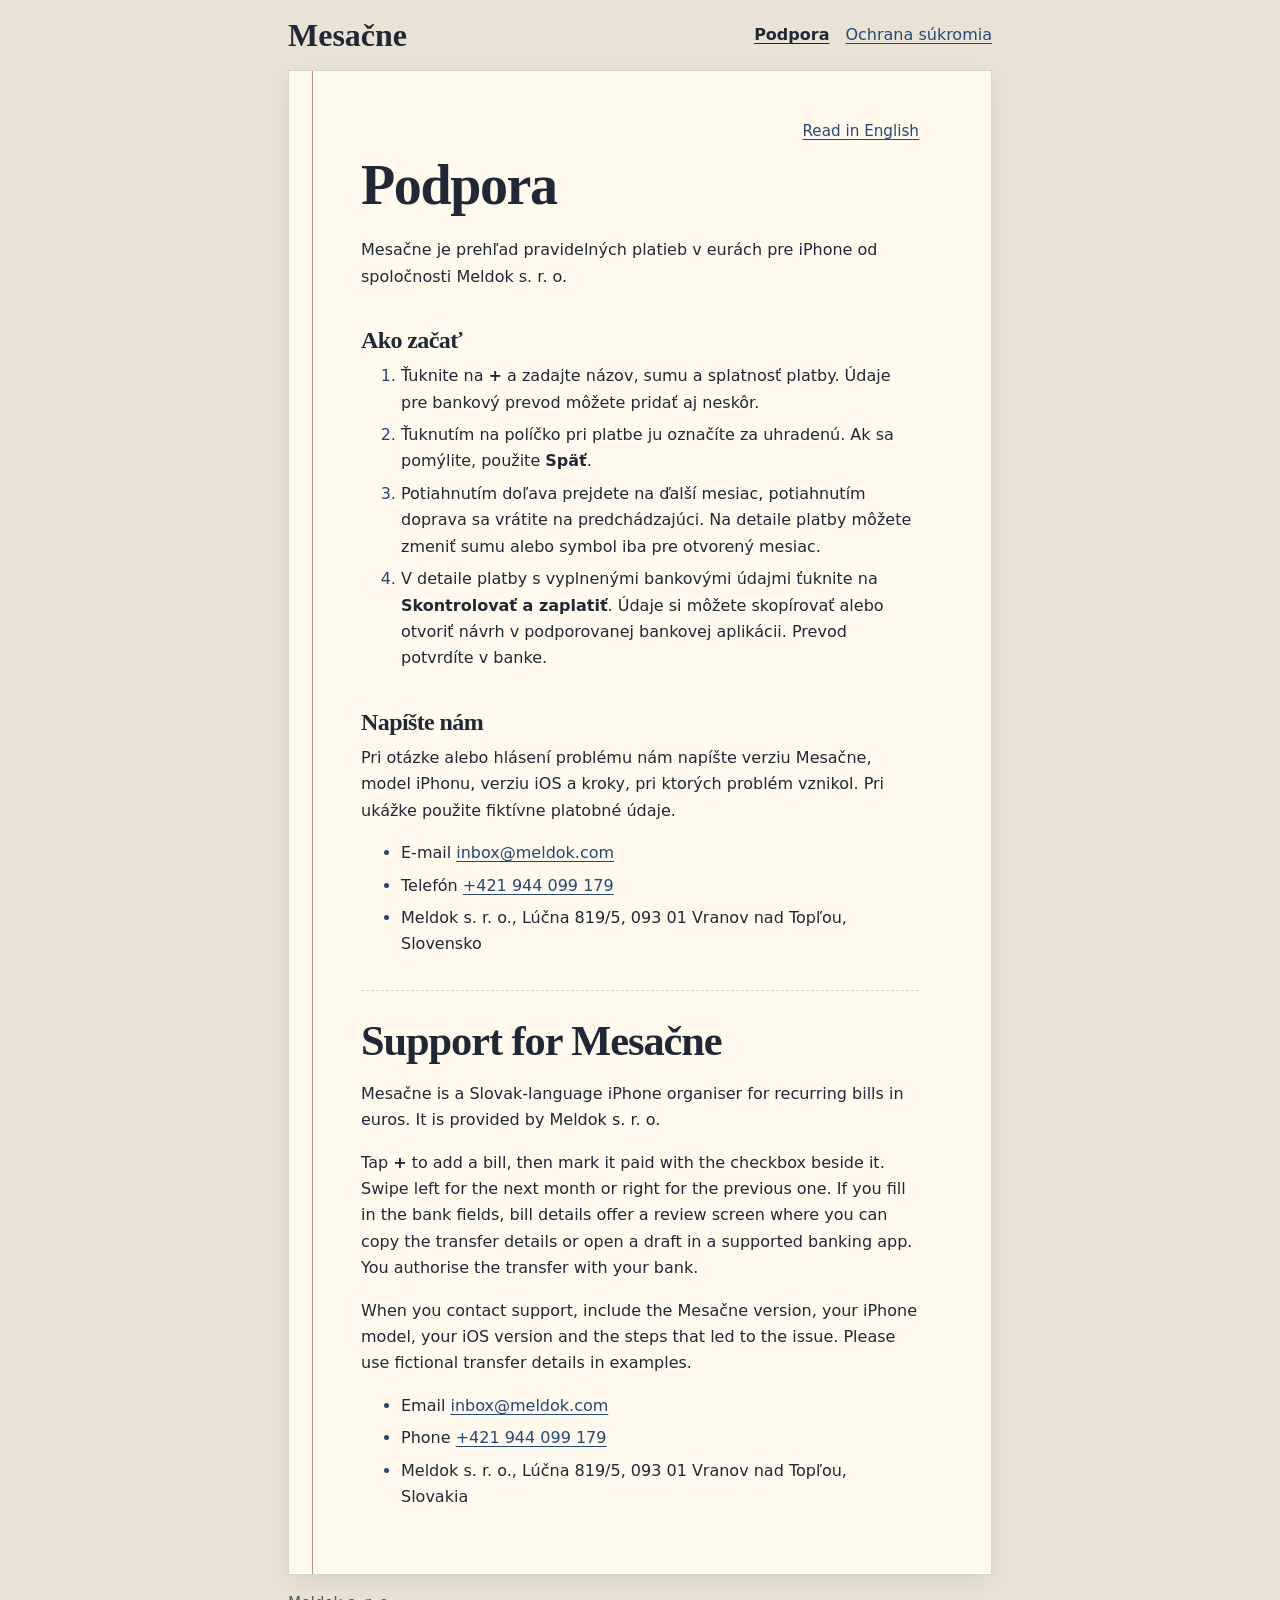
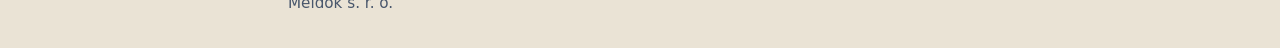
<file: index.html>
<!doctype html>
<html lang="sk">
<head>
  <meta charset="utf-8">
  <meta name="viewport" content="width=device-width, initial-scale=1">
  <meta name="description" content="Pomoc s aplikáciou Mesačne a kontaktné údaje spoločnosti Meldok.">
  <title>Podpora – Mesačne</title>
  <link rel="canonical" href="https://filipbodor.github.io/mesacne-support/">
  <link rel="stylesheet" href="style.css">
</head>
<body>
  <a class="skip" href="#main">Preskočiť na obsah</a>
  <header class="site-header">
    <a class="wordmark" href="./">Mesačne</a>
    <nav class="site-nav" aria-label="Hlavná navigácia">
      <ul>
        <li><a href="./" aria-current="page">Podpora</a></li>
        <li><a href="privacy.html">Ochrana súkromia</a></li>
      </ul>
    </nav>
  </header>
  <main id="main" class="sheet" tabindex="-1">
    <div class="language-jump"><a href="#english" lang="en">Read in English</a></div>
    <section lang="sk">
        <h1>Podpora</h1>
        <p>Mesačne je prehľad pravidelných platieb v eurách pre iPhone od spoločnosti Meldok s. r. o.</p>
        <h2>Ako začať</h2>
        <ol>
          <li>Ťuknite na <strong>+</strong> a zadajte názov, sumu a splatnosť platby. Údaje pre bankový prevod môžete pridať aj neskôr.</li>
          <li>Ťuknutím na políčko pri platbe ju označíte za uhradenú. Ak sa pomýlite, použite <strong>Späť</strong>.</li>
          <li>Potiahnutím doľava prejdete na ďalší mesiac, potiahnutím doprava sa vrátite na predchádzajúci. Na detaile platby môžete zmeniť sumu alebo symbol iba pre otvorený mesiac.</li>
          <li>V detaile platby s vyplnenými bankovými údajmi ťuknite na <strong>Skontrolovať a zaplatiť</strong>. Údaje si môžete skopírovať alebo otvoriť návrh v podporovanej bankovej aplikácii. Prevod potvrdíte v banke.</li>
        </ol>
        <h2>Napíšte nám</h2>
        <p>Pri otázke alebo hlásení problému nám napíšte verziu Mesačne, model iPhonu, verziu iOS a kroky, pri ktorých problém vznikol. Pri ukážke použite fiktívne platobné údaje.</p>
        <ul>
          <li>E-mail <a href="mailto:inbox@meldok.com?subject=Mesa%C4%8Dne%20%E2%80%93%20podpora">inbox@meldok.com</a></li>
          <li>Telefón <a href="tel:+421944099179">+421 944 099 179</a></li>
          <li>Meldok s. r. o., Lúčna 819/5, 093 01 Vranov nad Topľou, Slovensko</li>
        </ul>
    </section>
    <section id="english" class="lang-en" lang="en">
        <h2>Support for Mesačne</h2>
        <p>Mesačne is a Slovak-language iPhone organiser for recurring bills in euros. It is provided by Meldok s. r. o.</p>
        <p>Tap <strong>+</strong> to add a bill, then mark it paid with the checkbox beside it. Swipe left for the next month or right for the previous one. If you fill in the bank fields, bill details offer a review screen where you can copy the transfer details or open a draft in a supported banking app. You authorise the transfer with your bank.</p>
        <p>When you contact support, include the Mesačne version, your iPhone model, your iOS version and the steps that led to the issue. Please use fictional transfer details in examples.</p>
        <ul>
          <li>Email <a href="mailto:inbox@meldok.com?subject=Mesa%C4%8Dne%20%E2%80%93%20support">inbox@meldok.com</a></li>
          <li>Phone <a href="tel:+421944099179">+421 944 099 179</a></li>
          <li>Meldok s. r. o., Lúčna 819/5, 093 01 Vranov nad Topľou, Slovakia</li>
        </ul>
    </section>
  </main>
  <footer class="site-footer">
    <p>Meldok s. r. o.</p>
  </footer>
</body>
</html>
</file>
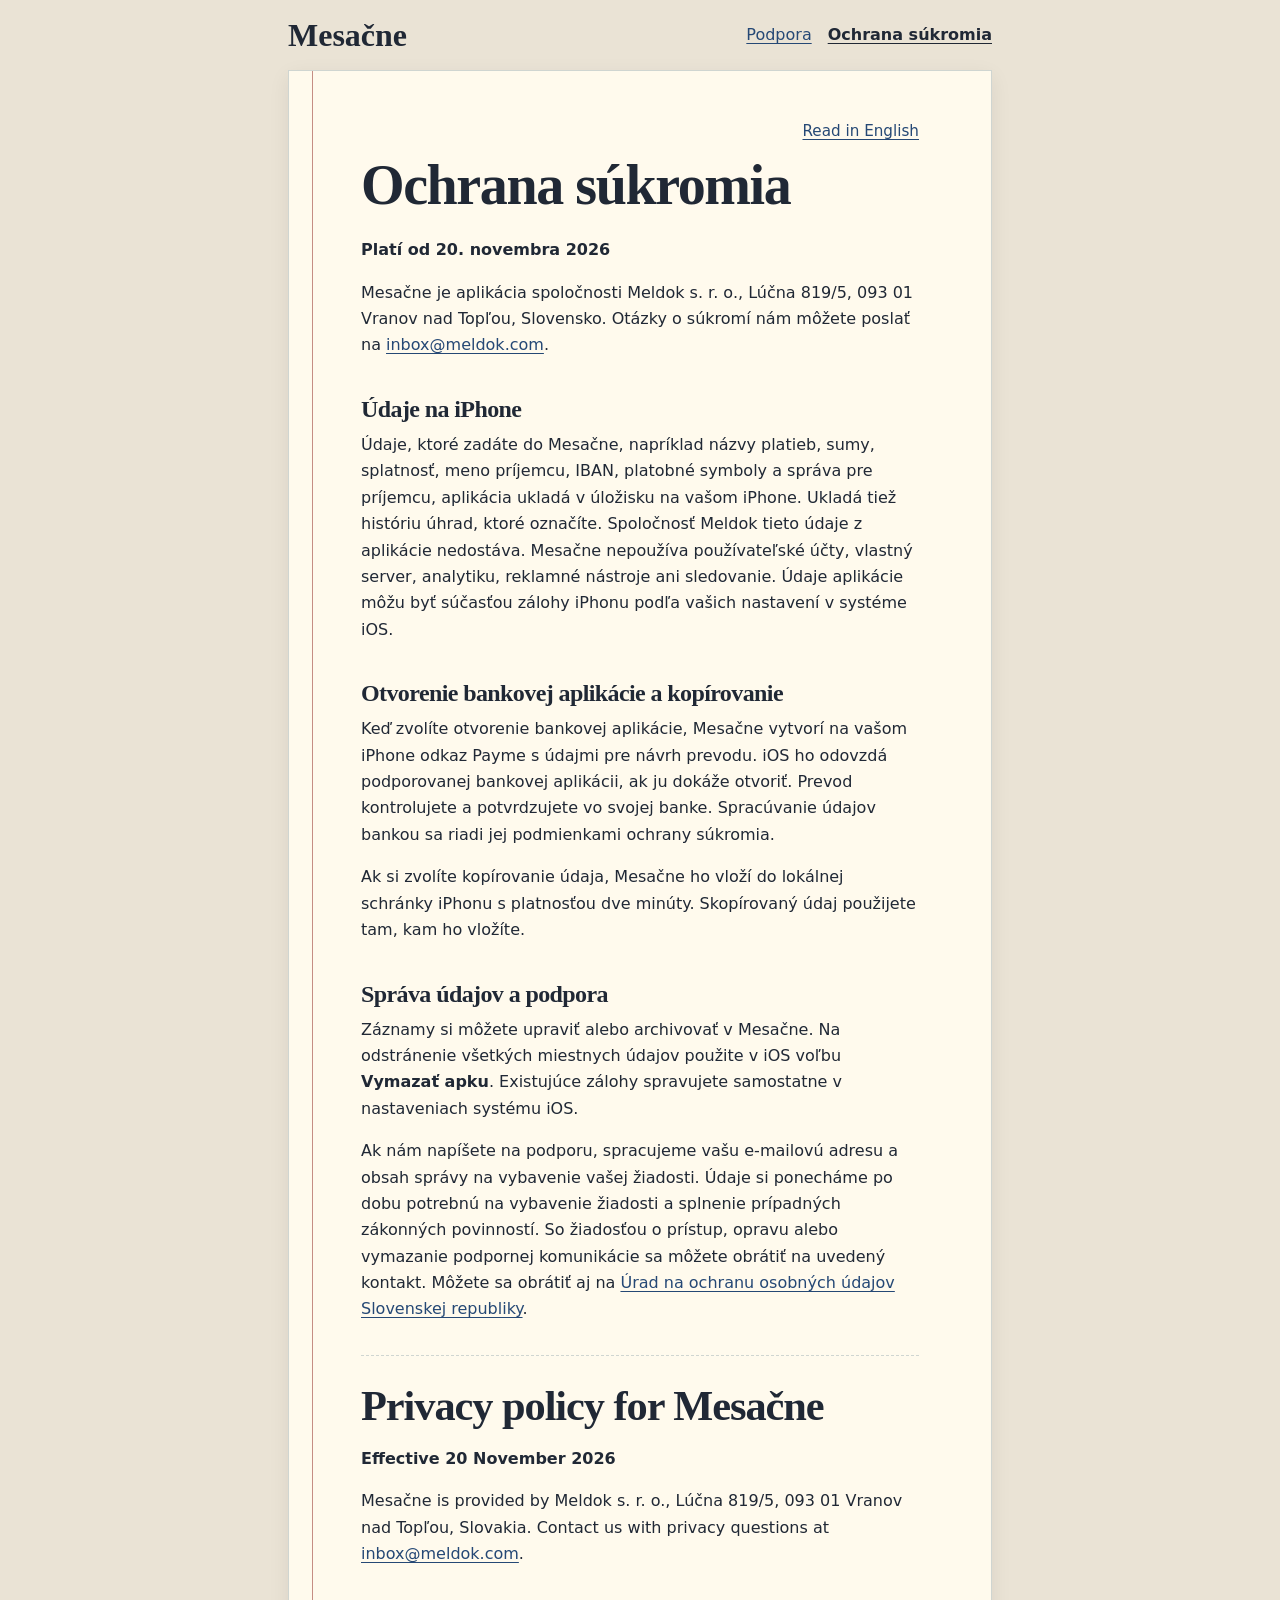
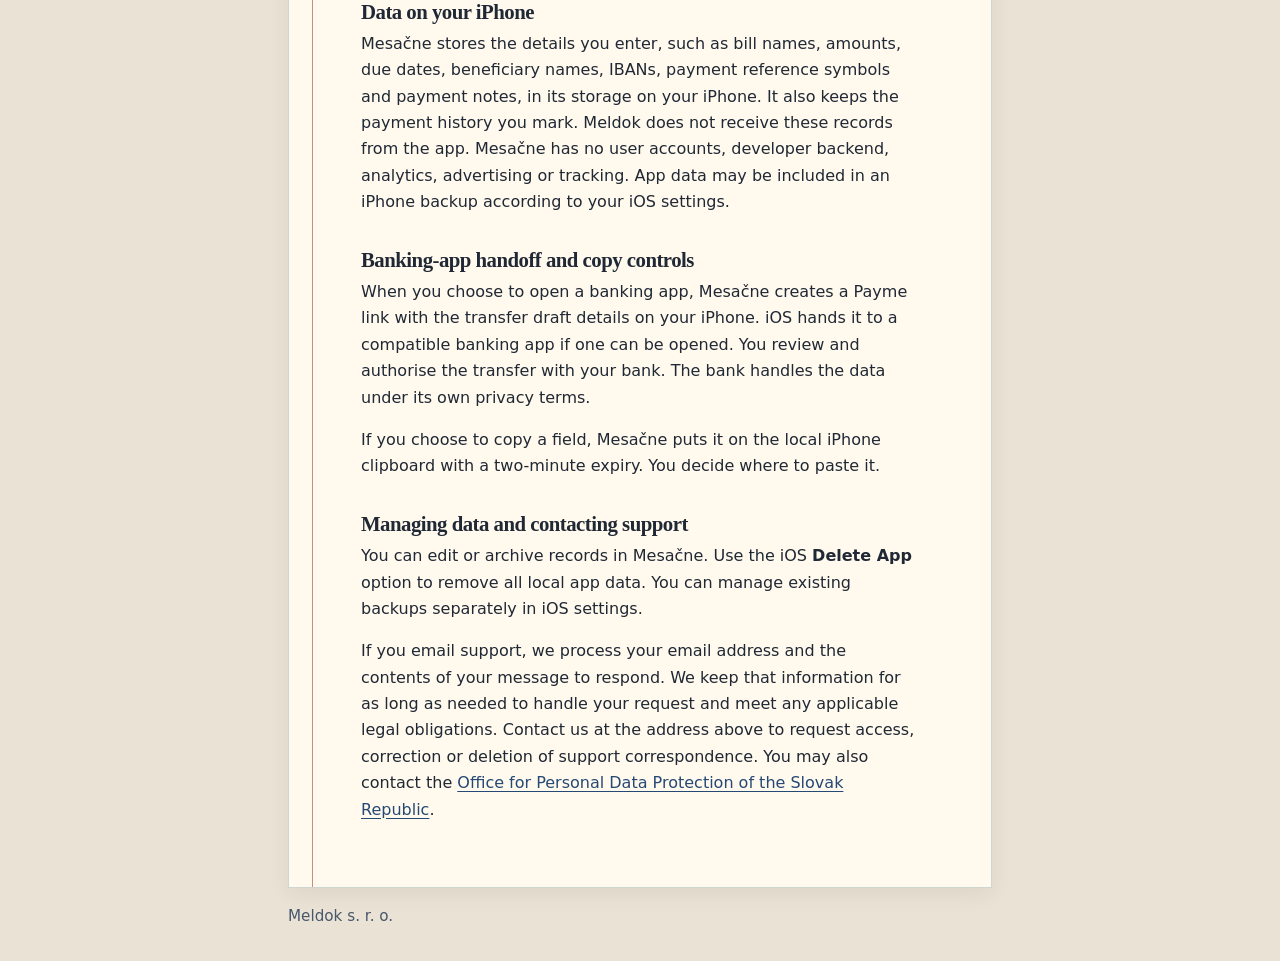
<file: privacy.html>
<!doctype html>
<html lang="sk">
<head>
  <meta charset="utf-8">
  <meta name="viewport" content="width=device-width, initial-scale=1">
  <meta name="description" content="Ako aplikácia Mesačne spracúva a ukladá údaje.">
  <title>Ochrana súkromia – Mesačne</title>
  <link rel="canonical" href="https://filipbodor.github.io/mesacne-support/privacy.html">
  <link rel="stylesheet" href="style.css">
</head>
<body>
  <a class="skip" href="#main">Preskočiť na obsah</a>
  <header class="site-header">
    <a class="wordmark" href="./">Mesačne</a>
    <nav class="site-nav" aria-label="Hlavná navigácia">
      <ul>
        <li><a href="./">Podpora</a></li>
        <li><a href="privacy.html" aria-current="page">Ochrana súkromia</a></li>
      </ul>
    </nav>
  </header>
  <main id="main" class="sheet" tabindex="-1">
    <div class="language-jump"><a href="#english" lang="en">Read in English</a></div>
    <section lang="sk">
        <h1>Ochrana súkromia</h1>
        <p><strong>Platí od 20. novembra 2026</strong></p>
        <p>Mesačne je aplikácia spoločnosti Meldok s. r. o., Lúčna 819/5, 093 01 Vranov nad Topľou, Slovensko. Otázky o súkromí nám môžete poslať na <a href="mailto:inbox@meldok.com">inbox@meldok.com</a>.</p>
        <h2>Údaje na iPhone</h2>
        <p>Údaje, ktoré zadáte do Mesačne, napríklad názvy platieb, sumy, splatnosť, meno príjemcu, IBAN, platobné symboly a správa pre príjemcu, aplikácia ukladá v úložisku na vašom iPhone. Ukladá tiež históriu úhrad, ktoré označíte. Spoločnosť Meldok tieto údaje z aplikácie nedostáva. Mesačne nepoužíva používateľské účty, vlastný server, analytiku, reklamné nástroje ani sledovanie. Údaje aplikácie môžu byť súčasťou zálohy iPhonu podľa vašich nastavení v systéme iOS.</p>
        <h2>Otvorenie bankovej aplikácie a kopírovanie</h2>
        <p>Keď zvolíte otvorenie bankovej aplikácie, Mesačne vytvorí na vašom iPhone odkaz Payme s údajmi pre návrh prevodu. iOS ho odovzdá podporovanej bankovej aplikácii, ak ju dokáže otvoriť. Prevod kontrolujete a potvrdzujete vo svojej banke. Spracúvanie údajov bankou sa riadi jej podmienkami ochrany súkromia.</p>
        <p>Ak si zvolíte kopírovanie údaja, Mesačne ho vloží do lokálnej schránky iPhonu s platnosťou dve minúty. Skopírovaný údaj použijete tam, kam ho vložíte.</p>
        <h2>Správa údajov a podpora</h2>
        <p>Záznamy si môžete upraviť alebo archivovať v Mesačne. Na odstránenie všetkých miestnych údajov použite v iOS voľbu <strong>Vymazať apku</strong>. Existujúce zálohy spravujete samostatne v nastaveniach systému iOS.</p>
        <p>Ak nám napíšete na podporu, spracujeme vašu e-mailovú adresu a obsah správy na vybavenie vašej žiadosti. Údaje si ponecháme po dobu potrebnú na vybavenie žiadosti a splnenie prípadných zákonných povinností. So žiadosťou o prístup, opravu alebo vymazanie podpornej komunikácie sa môžete obrátiť na uvedený kontakt. Môžete sa obrátiť aj na <a href="https://dataprotection.gov.sk/sk/dotknute-osoby/konanie-ochrane-osobnych-udajov/">Úrad na ochranu osobných údajov Slovenskej republiky</a>.</p>
    </section>
    <section id="english" class="lang-en" lang="en">
        <h2>Privacy policy for Mesačne</h2>
        <p><strong>Effective 20 November 2026</strong></p>
        <p>Mesačne is provided by Meldok s. r. o., Lúčna 819/5, 093 01 Vranov nad Topľou, Slovakia. Contact us with privacy questions at <a href="mailto:inbox@meldok.com">inbox@meldok.com</a>.</p>
        <h3>Data on your iPhone</h3>
        <p>Mesačne stores the details you enter, such as bill names, amounts, due dates, beneficiary names, IBANs, payment reference symbols and payment notes, in its storage on your iPhone. It also keeps the payment history you mark. Meldok does not receive these records from the app. Mesačne has no user accounts, developer backend, analytics, advertising or tracking. App data may be included in an iPhone backup according to your iOS settings.</p>
        <h3>Banking-app handoff and copy controls</h3>
        <p>When you choose to open a banking app, Mesačne creates a Payme link with the transfer draft details on your iPhone. iOS hands it to a compatible banking app if one can be opened. You review and authorise the transfer with your bank. The bank handles the data under its own privacy terms.</p>
        <p>If you choose to copy a field, Mesačne puts it on the local iPhone clipboard with a two-minute expiry. You decide where to paste it.</p>
        <h3>Managing data and contacting support</h3>
        <p>You can edit or archive records in Mesačne. Use the iOS <strong>Delete App</strong> option to remove all local app data. You can manage existing backups separately in iOS settings.</p>
        <p>If you email support, we process your email address and the contents of your message to respond. We keep that information for as long as needed to handle your request and meet any applicable legal obligations. Contact us at the address above to request access, correction or deletion of support correspondence. You may also contact the <a href="https://dataprotection.gov.sk/sk/dotknute-osoby/konanie-ochrane-osobnych-udajov/">Office for Personal Data Protection of the Slovak Republic</a>.</p>
    </section>
  </main>
  <footer class="site-footer">
    <p>Meldok s. r. o.</p>
  </footer>
</body>
</html>
</file>
<file: style.css>
:root {
  color-scheme: light dark;
  --desk: #eae3d5;
  --paper: #fffaed;
  --ink: #202835;
  --quiet: #49576c;
  --accent: #254875;
  --rule: #cfd5d1;
  --margin: #c58d84;
}

*, *::before, *::after { box-sizing: border-box; }

body {
  margin: 0;
  background: var(--desk);
  color: var(--ink);
  font: 1rem/1.65 system-ui, sans-serif;
}

a {
  color: var(--accent);
  text-underline-offset: 0.18em;
  overflow-wrap: anywhere;
}

a:focus-visible {
  outline: 2px solid var(--accent);
  outline-offset: 4px;
}

.site-header, .sheet, .site-footer {
  width: min(calc(100% - 2rem), 44rem);
  margin-inline: auto;
}

.site-header {
  display: flex;
  flex-wrap: wrap;
  align-items: center;
  gap: 0.5rem 1.25rem;
  justify-content: space-between;
  padding-block: 1rem;
}

.wordmark {
  font: 700 clamp(1.65rem, 5vw, 2rem)/1.2 Georgia, serif;
  color: var(--ink);
  text-decoration: none;
}

.site-nav ul {
  display: flex;
  flex-wrap: wrap;
  gap: 0.35rem 1rem;
  padding: 0;
  margin: 0;
  list-style: none;
}

.site-nav a[aria-current] {
  color: var(--ink);
  font-weight: 650;
}

.sheet {
  position: relative;
  padding: clamp(1.5rem, 5vw, 3rem) clamp(1.55rem, 7vw, 4.5rem);
  border: 1px solid var(--rule);
  background: var(--paper);
  box-shadow: 0 0.35rem 1.25rem #14171812;
}

.sheet::before {
  position: absolute;
  inset-block: 0;
  inset-inline-start: clamp(0.55rem, 2.5vw, 1.45rem);
  border-inline-start: 1px solid var(--margin);
  content: "";
}

h1, h2, h3 {
  margin-block: 1.55em 0.35em;
  font-family: Georgia, serif;
  letter-spacing: -0.025em;
  line-height: 1.15;
  overflow-wrap: anywhere;
}

h1 {
  margin-block-start: 0;
  font-size: clamp(2rem, 6vw, 3.5rem);
}

h2 { font-size: 1.5rem; }
h3 { font-size: 1.3rem; }

p, ol, .sheet ul { margin-block: 0 1rem; }

.sheet li + li { margin-top: 0.38rem; }
.sheet li::marker { color: var(--accent); }

.language-jump {
  display: flex;
  justify-content: flex-end;
  margin-bottom: 0.55rem;
  font-size: 0.95rem;
}

.lang-en {
  margin-top: 2rem;
  padding-top: 1.65rem;
  border-top: 1px dashed var(--rule);
}

.lang-en > h2 {
  margin-top: 0;
  font-size: clamp(1.8rem, 5vw, 2.65rem);
}

.site-footer {
  padding-block: 1rem 2rem;
  color: var(--quiet);
  font-size: 0.95rem;
}

.site-footer p { margin: 0; }

.skip {
  position: fixed;
  z-index: 1;
  top: 0.5rem;
  left: 0.5rem;
  padding: 0.6rem;
  background: var(--paper);
}

.skip:not(:focus) {
  clip-path: inset(50%);
  white-space: nowrap;
}

@media (prefers-color-scheme: dark) {
  :root {
    --desk: #10151d;
    --paper: #1b222d;
    --ink: #f2eee5;
    --quiet: #bfc7d5;
    --accent: #b1ccf4;
    --rule: #56647a;
    --margin: #9d6d76;
  }
}
</file>
